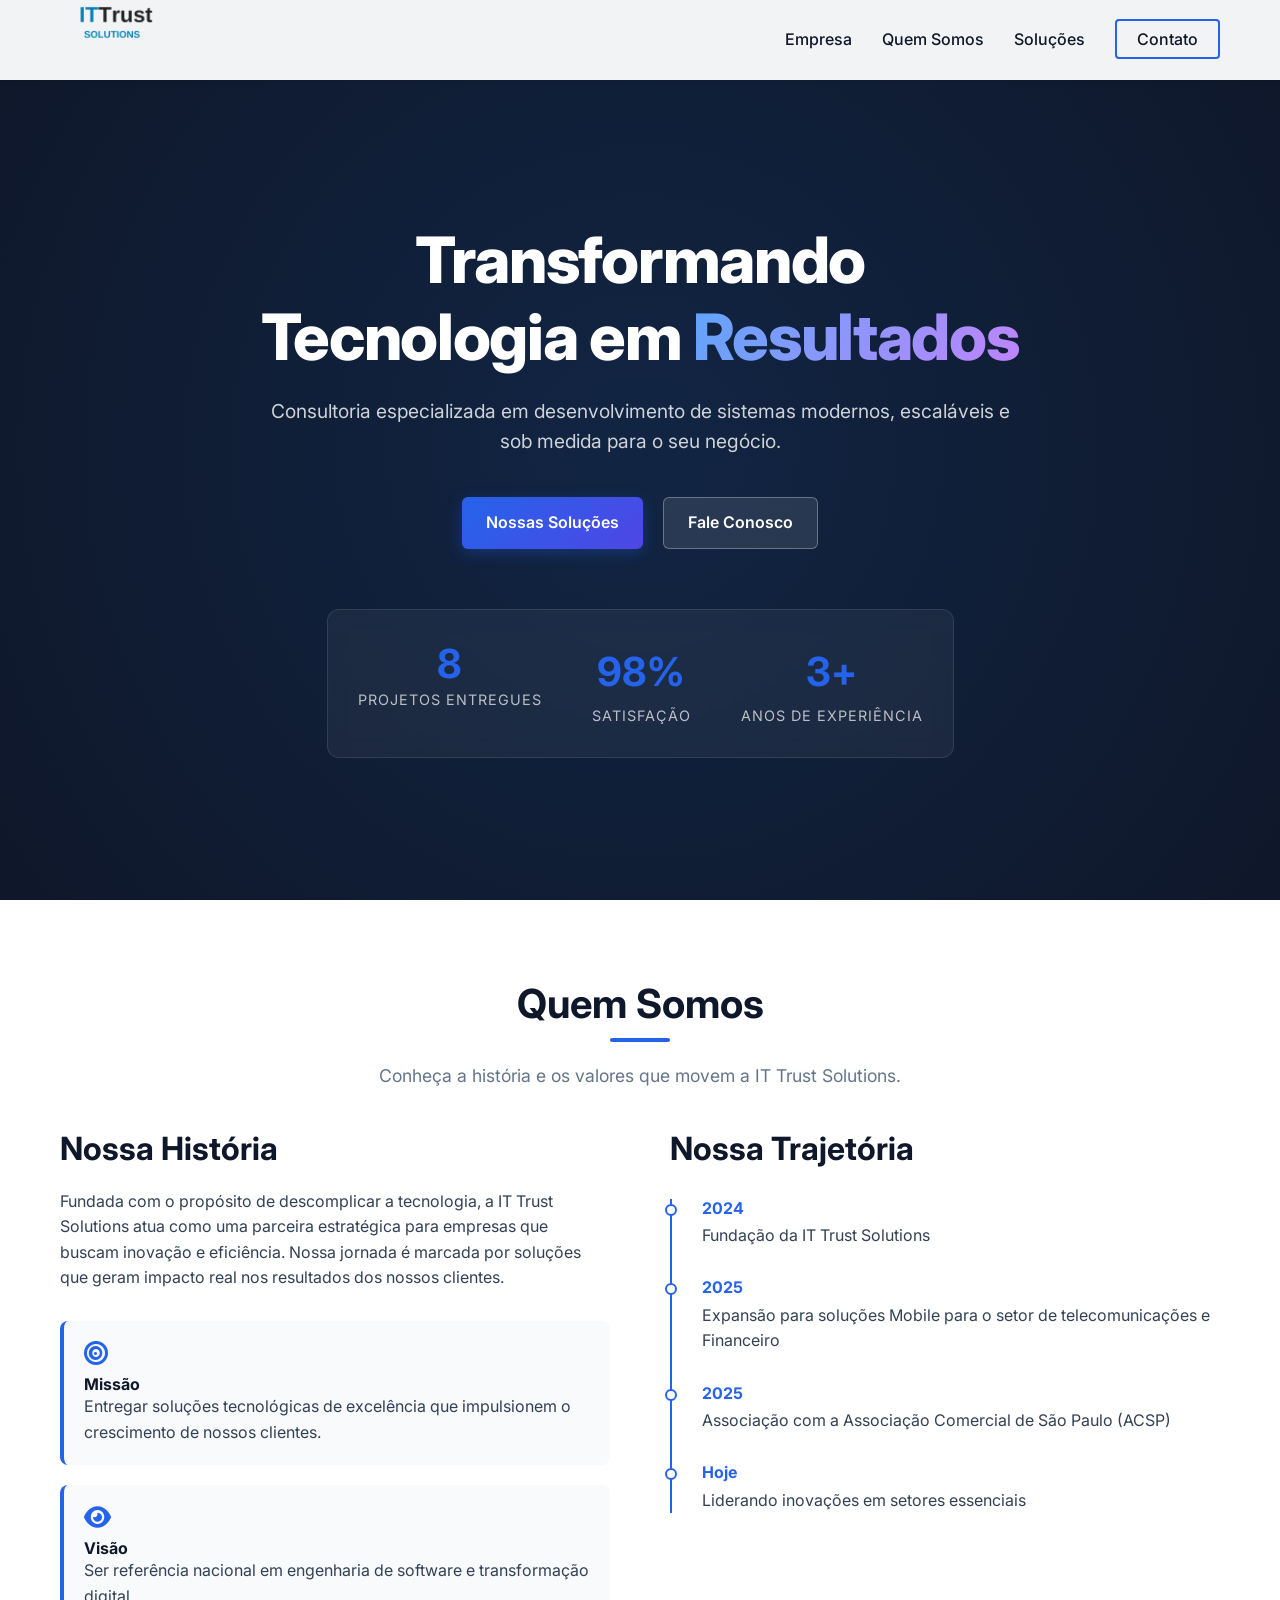
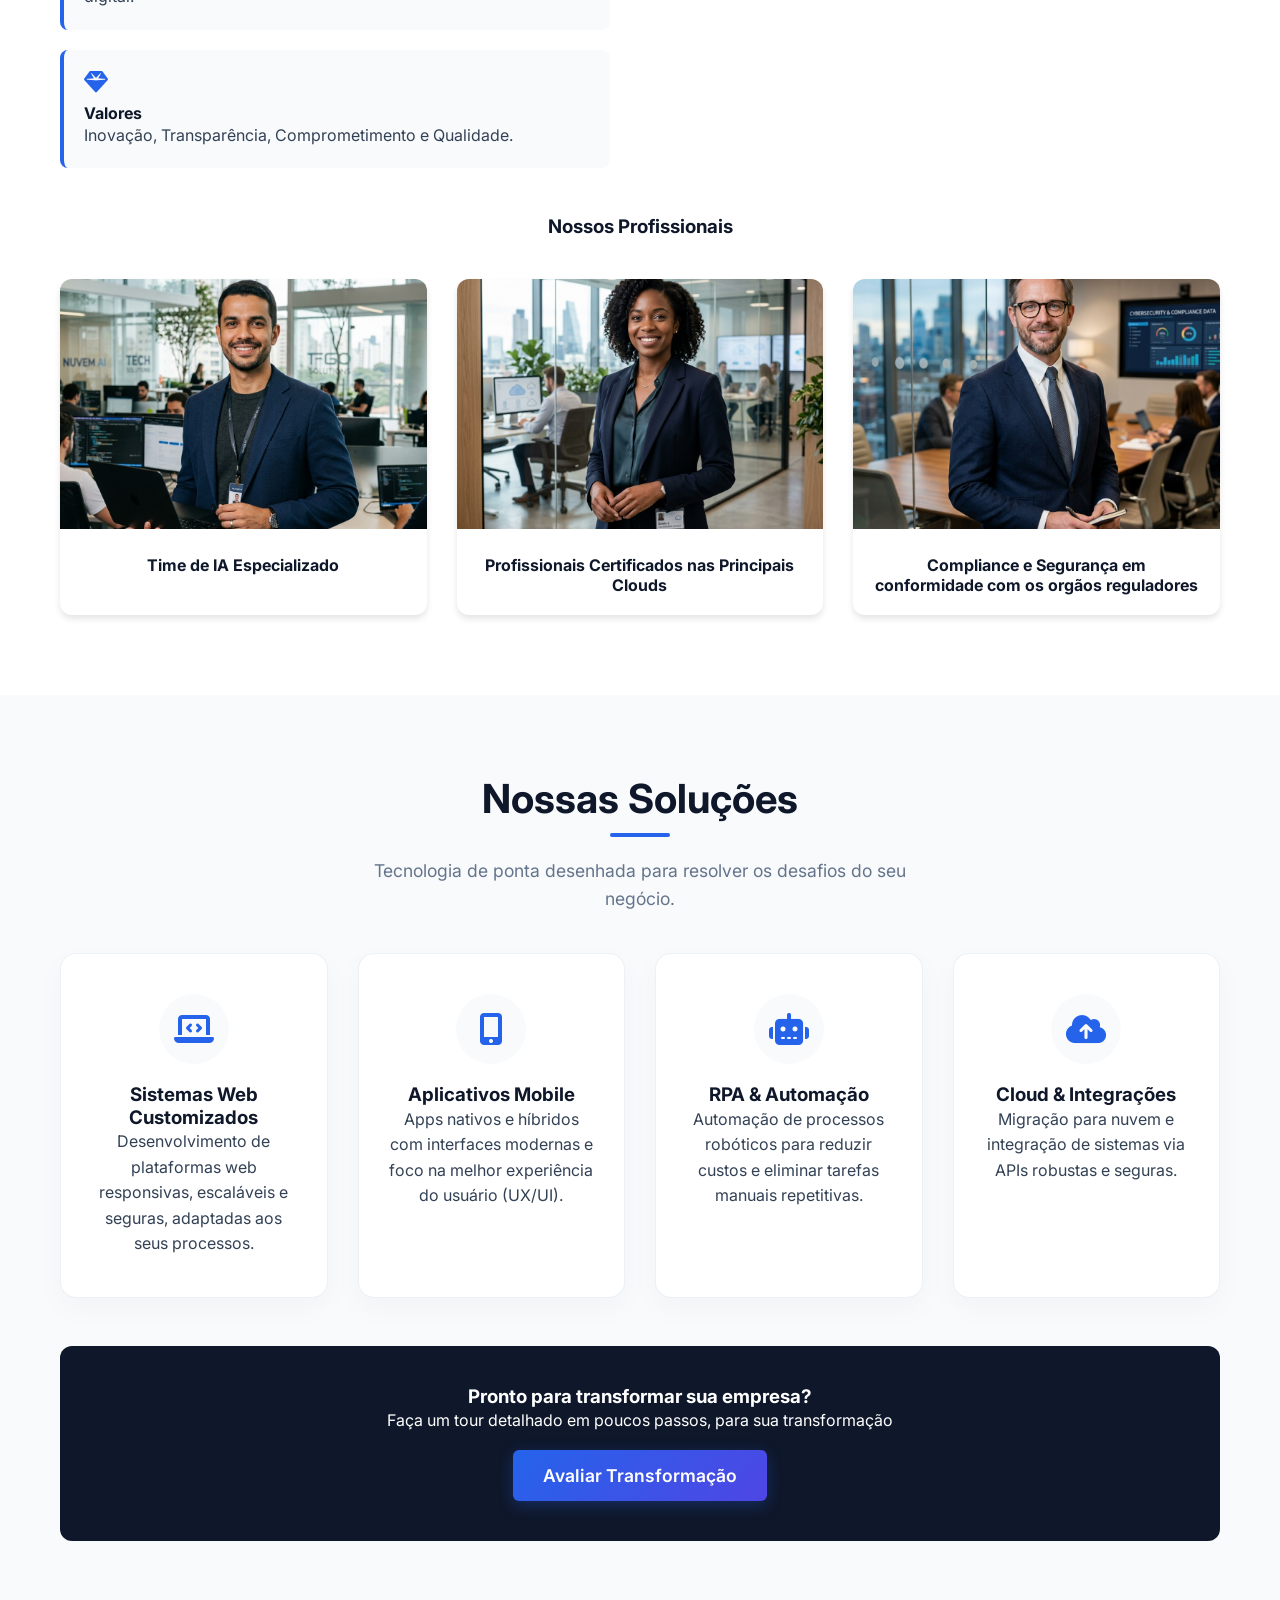
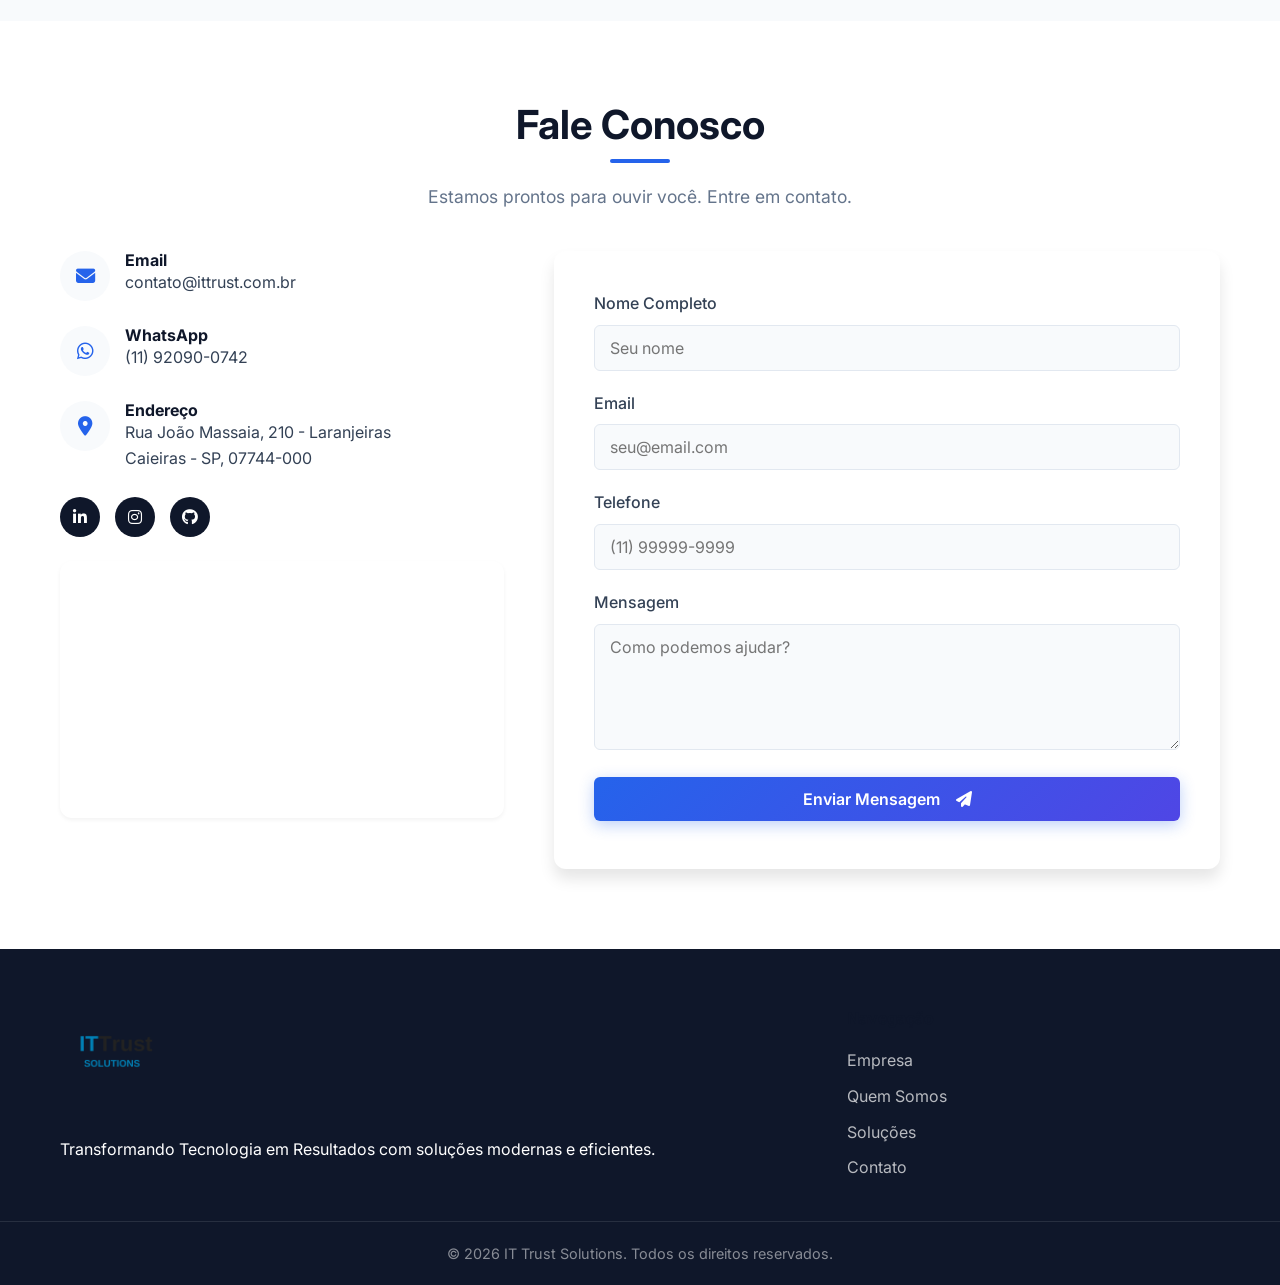
<file: index.html>
<!DOCTYPE html>
<html lang="pt-BR">

<head>
    <!-- Google tag (gtag.js) -->
    <script async src="https://www.googletagmanager.com/gtag/js?id=G-KWF2NR89KL"></script>
    <script>
      window.dataLayer = window.dataLayer || [];
      function gtag(){dataLayer.push(arguments);}
      gtag('js', new Date());

      gtag('config', 'G-KWF2NR89KL');
    </script>

    <meta charset="UTF-8">
    <meta name="viewport" content="width=device-width, initial-scale=1.0">
    <title>IT Trust Solutions | Consultoria de Tecnologia</title>
    <meta name="description"
        content="IT Trust Solutions - Transformando Tecnologia em Resultados. Consultoria de tecnologia com foco em desenvolvimento de sistemas.">

    <!-- Google Fonts -->
    <link rel="preconnect" href="https://fonts.googleapis.com">
    <link rel="preconnect" href="https://fonts.gstatic.com" crossorigin>
    <link href="https://fonts.googleapis.com/css2?family=Inter:wght@300;400;500;600;700;800&display=swap"
        rel="stylesheet">

    <!-- Font Awesome -->
    <link rel="stylesheet" href="https://cdnjs.cloudflare.com/ajax/libs/font-awesome/6.4.0/css/all.min.css">


    <!-- Custom CSS -->
    <link rel="stylesheet" href="style.css">
</head>

<body>
    <!-- Navbar -->
    <nav class="navbar">
        <div class="container nav-container">
            <a href="#empresa" class="logo">
                <img src="assets/logo.png" alt="IT Trust Solutions Logo" style="height: 120px; width: auto; max-height: none; filter: hue-rotate(170deg) brightness(80%) saturate(120%);" onerror="this.style.display='none'">
            </a>

            <div class="menu-toggle" id="mobile-menu">
                <span class="bar"></span>
                <span class="bar"></span>
                <span class="bar"></span>
            </div>

            <ul class="nav-menu">
                <li><a href="#empresa" class="nav-link">Empresa</a></li>
                <li><a href="#sobre" class="nav-link">Quem Somos</a></li>
                <li><a href="#solucoes" class="nav-link">Soluções</a></li>
                <li><a href="#contato" class="nav-link btn-outline">Contato</a></li>
            </ul>
        </div>
    </nav>

    <!-- Header / Hero Section -->
    <header id="empresa" class="hero">
        <div class="particles" id="particles"></div>
        <div class="container hero-content">
            <h1 class="fade-in-up">Transformando Tecnologia em <span class="highlight">Resultados</span></h1>
            <p class="fade-in-up delay-1">Consultoria especializada em desenvolvimento de sistemas modernos, escaláveis
                e sob medida para o seu negócio.</p>
            <div class="hero-buttons fade-in-up delay-2">
                <a href="#solucoes" class="btn btn-primary">Nossas Soluções</a>
                <a href="#contato" class="btn btn-secondary">Fale Conosco</a>
            </div>
        </div>

        <div class="container stats-container fade-in-up delay-3">
            <div class="stat-item">
                <h3 class="counter" data-target="8">0</h3>
                <p>Projetos Entregues</p>
            </div>
            <div class="stat-item">
                <h3 class="counter" data-target="98">0</h3><span>%</span>
                <p>Satisfação</p>
            </div>
            <div class="stat-item">
                <h3 class="counter" data-target="3">0</h3><span>+</span>
                <p>Anos de Experiência</p>
            </div>
        </div>

        <!-- Dynamic Waves -->
        <div class="waves-container">
            <svg class="waves" xmlns="http://www.w3.org/2000/svg" xmlns:xlink="http://www.w3.org/1999/xlink"
                viewBox="0 24 150 28" preserveAspectRatio="none" shape-rendering="auto">
                <defs>
                    <path id="gentle-wave"
                        d="M-160 44c30 0 58-18 88-18s 58 18 88 18 58-18 88-18 58 18 88 18 v44h-352z" />
                </defs>
                <g class="parallax">
                    <use xlink:href="#gentle-wave" x="48" y="0" fill="rgba(255,255,255,0.7)" />
                    <use xlink:href="#gentle-wave" x="48" y="3" fill="rgba(255,255,255,0.5)" />
                    <use xlink:href="#gentle-wave" x="48" y="5" fill="rgba(255,255,255,0.3)" />
                    <use xlink:href="#gentle-wave" x="48" y="7" fill="#ffffff" />
                </g>
            </svg>
        </div>
    </header>

    <!-- Quem Somos -->
    <section id="sobre" class="section">
        <div class="container">
            <div class="section-title text-center">
                <h2>Quem Somos</h2>
                <div class="underline"></div>
                <p>Conheça a história e os valores que movem a IT Trust Solutions.</p>
            </div>

            <div class="about-grid">
                <div class="about-text slide-in-left">
                    <h3>Nossa História</h3>
                    <p>Fundada com o propósito de descomplicar a tecnologia, a IT Trust Solutions atua como uma parceira
                        estratégica para empresas que buscam inovação e eficiência. Nossa jornada é marcada por soluções
                        que geram impacto real nos resultados dos nossos clientes.</p>

                    <div class="mission-vision">
                        <div class="mv-card">
                            <i class="fa-solid fa-bullseye icon-blue"></i>
                            <h4>Missão</h4>
                            <p>Entregar soluções tecnológicas de excelência que impulsionem o crescimento de nossos
                                clientes.</p>
                        </div>
                        <div class="mv-card">
                            <i class="fa-solid fa-eye icon-blue"></i>
                            <h4>Visão</h4>
                            <p>Ser referência nacional em engenharia de software e transformação digital.</p>
                        </div>
                        <div class="mv-card">
                            <i class="fa-solid fa-gem icon-blue"></i>
                            <h4>Valores</h4>
                            <p>Inovação, Transparência, Comprometimento e Qualidade.</p>
                        </div>
                    </div>
                </div>

                <div class="about-timeline slide-in-right">
                    <h3>Nossa Trajetória</h3>
                    <div class="timeline">
                        <div class="timeline-item">
                            <div class="timeline-dot"></div>
                            <div class="timeline-content">
                                <h4>2024</h4>
                                <p>Fundação da IT Trust Solutions</p>
                            </div>
                        </div>
                        <div class="timeline-item">
                            <div class="timeline-dot"></div>
                            <div class="timeline-content">
                                <h4>2025</h4>
                                <p>Expansão para soluções Mobile para o setor de telecomunicações e Financeiro</p>
                            </div>
                        </div>
                        <div class="timeline-item">
                            <div class="timeline-dot"></div>
                            <div class="timeline-content">
                                <h4>2025</h4>
                                <p>Associação com a Associação Comercial de São Paulo (ACSP)</p>
                            </div>
                        </div>
                        <div class="timeline-item">
                            <div class="timeline-dot"></div>
                            <div class="timeline-content">
                                <h4>Hoje</h4>
                                <p>Liderando inovações em setores essenciais</p>
                            </div>
                        </div>
                    </div>
                </div>
            </div>

            <!-- Equipe -->
            <div class="team-section mt-5">
                <h3 class="text-center mb-4">Nossos Profissionais</h3>
                <div class="team-grid">
                    <div class="team-card">
                        <img src="assets/prof_ia_real.jpg"
                            alt="Time de IA Especializado">
                        <div class="team-info">
                            <h4>Time de IA Especializado</h4>
                        </div>
                    </div>
                    <div class="team-card">
                        <img src="assets/prof_cloud_real.jpg"
                            alt="Profissionais Cloud">
                        <div class="team-info">
                            <h4>Profissionais Certificados nas Principais Clouds</h4>
                        </div>
                    </div>
                    <div class="team-card">
                        <img src="assets/prof_security_real.jpg"
                            alt="Compliance e Segurança">
                        <div class="team-info">
                            <h4>Compliance e Segurança em conformidade com os orgãos reguladores</h4>
                        </div>
                    </div>
                </div>
            </div>
        </div>
    </section>

    <!-- Soluções -->
    <section id="solucoes" class="section bg-light">
        <div class="container">
            <div class="section-title text-center">
                <h2>Nossas Soluções</h2>
                <div class="underline"></div>
                <p>Tecnologia de ponta desenhada para resolver os desafios do seu negócio.</p>
            </div>

            <div class="solutions-grid">
                <div class="solution-card">
                    <div class="solution-icon">
                        <i class="fa-solid fa-laptop-code"></i>
                    </div>
                    <h3>Sistemas Web Customizados</h3>
                    <p>Desenvolvimento de plataformas web responsivas, escaláveis e seguras, adaptadas aos seus
                        processos.</p>
                </div>
                <div class="solution-card">
                    <div class="solution-icon">
                        <i class="fa-solid fa-mobile-screen-button"></i>
                    </div>
                    <h3>Aplicativos Mobile</h3>
                    <p>Apps nativos e híbridos com interfaces modernas e foco na melhor experiência do usuário (UX/UI).
                    </p>
                </div>
                <div class="solution-card">
                    <div class="solution-icon">
                        <i class="fa-solid fa-robot"></i>
                    </div>
                    <h3>RPA & Automação</h3>
                    <p>Automação de processos robóticos para reduzir custos e eliminar tarefas manuais repetitivas.</p>
                </div>
                <div class="solution-card">
                    <div class="solution-icon">
                        <i class="fa-solid fa-cloud-arrow-up"></i>
                    </div>
                    <h3>Cloud & Integrações</h3>
                    <p>Migração para nuvem e integração de sistemas via APIs robustas e seguras.</p>
                </div>

            </div>

            <div class="text-center mt-5">
                <div class="cta-box">
                    <h3>Pronto para transformar sua empresa?</h3>
                    <p>Faça um tour detalhado em poucos passos, para sua transformação</p>
                    <button class="btn btn-primary btn-large mt-3" id="btn-open-wizard">Avaliar Transformação</button>
                </div>
            </div>
        </div>
    </section>

    <!-- Contato -->
    <section id="contato" class="section">
        <div class="container">
            <div class="section-title text-center">
                <h2>Fale Conosco</h2>
                <div class="underline"></div>
                <p>Estamos prontos para ouvir você. Entre em contato.</p>
            </div>

            <div class="contact-grid">
                <div class="contact-info">
                    <div class="info-item">
                        <div class="icon-circle">
                            <i class="fa-solid fa-envelope"></i>
                        </div>
                        <div>
                            <h4>Email</h4>
                            <p>contato@ittrust.com.br</p>
                        </div>
                    </div>
                    <div class="info-item">
                        <div class="icon-circle">
                            <i class="fa-brands fa-whatsapp"></i>
                        </div>
                        <div>
                            <h4>WhatsApp</h4>
                            <p><a href="https://wa.me/5511920900742" target="_blank" style="color: inherit; text-decoration: none;">(11) 92090-0742</a></p>
                        </div>
                    </div>
                    <div class="info-item">
                        <div class="icon-circle">
                            <i class="fa-solid fa-location-dot"></i>
                        </div>
                        <div>
                            <h4>Endereço</h4>
                            <p>Rua João Massaia, 210 - Laranjeiras<br>Caieiras - SP, 07744-000</p>
                        </div>
                    </div>

                    <div class="social-links mt-4">
                        <a href="#"><i class="fa-brands fa-linkedin-in"></i></a>
                        <a href="#"><i class="fa-brands fa-instagram"></i></a>
                        <a href="#"><i class="fa-brands fa-github"></i></a>
                    </div>

                    <div class="map-placeholder mt-4"
                        style="overflow:hidden; border-radius:12px; box-shadow: var(--shadow-sm);">
                        <iframe
                            src="https://www.google.com/maps/embed?pb=!1m18!1m12!1m3!1d3657.1486445582236!2d-46.7181316!3d-23.3958282!2m3!1f0!2f0!3f0!3m2!1i1024!2i768!4f13.1!3m3!1m2!1s0x0%3A0x0!2sRua%20Jo%C3%A3o%20Massaia%2C%20210%20-%20Laranjeiras%2C%20Caieiras%20-%20SP%2C%2007744-000!5e0!3m2!1spt-BR!2sbr!4v1715200000000!5m2!1spt-BR!2sbr"
                            width="100%" height="250" style="border:0;" allowfullscreen="" loading="lazy"
                            referrerpolicy="no-referrer-when-downgrade"></iframe>
                    </div>
                </div>

                <div class="contact-form-container">
                    <form id="contact-form" class="form">
                        <div class="form-group">
                            <label for="c_nome">Nome Completo</label>
                            <input type="text" id="c_nome" required placeholder="Seu nome">
                        </div>
                        <div class="form-group">
                            <label for="c_email">Email</label>
                            <input type="email" id="c_email" required placeholder="seu@email.com">
                        </div>
                        <div class="form-group">
                            <label for="c_telefone">Telefone</label>
                            <input type="text" id="c_telefone" required placeholder="(11) 99999-9999"
                                class="phone-mask">
                        </div>
                        <div class="form-group">
                            <label for="c_mensagem">Mensagem</label>
                            <textarea id="c_mensagem" rows="5" required placeholder="Como podemos ajudar?"></textarea>
                        </div>
                        <button type="submit" class="btn btn-primary btn-block">Enviar Mensagem <i
                                class="fa-solid fa-paper-plane ml-2"></i></button>
                        <div id="contact-msg" class="mt-2"></div>
                    </form>
                </div>
            </div>
        </div>
    </section>

    <!-- Footer -->
    <footer class="footer">
        <div class="container footer-content">
            <div class="footer-brand">
                <a href="#empresa" class="logo">
                    <img src="assets/logo.png" alt="IT Trust Solutions Logo" style="height: 120px; width: auto; max-height: none; filter: hue-rotate(170deg) brightness(80%) saturate(120%);" onerror="this.style.display='none'">
                </a>
                <p class="mt-2">Transformando Tecnologia em Resultados com soluções modernas e eficientes.</p>
            </div>
            <div class="footer-links">
                <h4>Navegação</h4>
                <ul>
                    <li><a href="#empresa">Empresa</a></li>
                    <li><a href="#sobre">Quem Somos</a></li>
                    <li><a href="#solucoes">Soluções</a></li>
                    <li><a href="#contato">Contato</a></li>
                </ul>
            </div>
        </div>
        <div class="footer-bottom text-center">
            <p>&copy; 2026 IT Trust Solutions. Todos os direitos reservados.</p>
        </div>
    </footer>

    <!-- WIZARD MODAL -->
    <div class="modal-overlay" id="wizard-modal">
        <div class="modal-content">
            <div class="modal-header">
                <h2>Avaliar Transformação</h2>
                <button class="close-btn" id="close-wizard"><i class="fa-solid fa-xmark"></i></button>
            </div>

            <div class="wizard-container">
                <!-- Progress Bar -->
                <div class="progress-container">
                    <div class="progress-bar" id="progress-bar"></div>
                    <div class="step-circles">
                        <div class="circle active" data-step="1">1</div>
                        <div class="circle" data-step="2">2</div>
                        <div class="circle" data-step="3">3</div>
                        <div class="circle" data-step="4">4</div>
                    </div>
                </div>

                <form id="wizard-form">
                    <!-- STEP 1 -->
                    <div class="step-content active" id="step-1">
                        <h3>1. Dados da Empresa</h3>
                        <div class="form-group">
                            <label for="w_empresa">Nome da Empresa <span class="required">*</span></label>
                            <input type="text" id="w_empresa" required placeholder="Razão Social ou Nome Fantasia">
                        </div>
                        <div class="form-group">
                            <label for="w_cnpj">CNPJ</label>
                            <input type="text" id="w_cnpj" class="cnpj-mask" placeholder="00.000.000/0000-00">
                        </div>
                        <div class="form-group">
                            <label for="w_nome_contato">Nome do Contato <span class="required">*</span></label>
                            <input type="text" id="w_nome_contato" required placeholder="Pessoa responsável">
                        </div>
                        <div class="form-group">
                            <label for="w_celular">Celular</label>
                            <input type="text" id="w_celular" class="phone-mask" placeholder="(00) 00000-0000">
                        </div>
                        <div class="wizard-actions">
                            <div></div>
                            <button type="button" class="btn btn-primary btn-next">Avançar <i
                                    class="fa-solid fa-arrow-right"></i></button>
                        </div>
                    </div>

                    <!-- STEP 2 -->
                    <div class="step-content" id="step-2">
                        <h3>2. Segmento e Necessidade</h3>
                        <div class="form-group">
                            <label for="w_segmento">Segmento da Empresa</label>
                            <select id="w_segmento">
                                <option value="">Selecione um segmento</option>
                                <option value="Varejo">Varejo</option>
                                <option value="Indústria">Indústria</option>
                                <option value="Saúde">Saúde</option>
                                <option value="Educação">Educação</option>
                                <option value="Financeiro">Financeiro</option>
                                <option value="Logística">Logística</option>
                                <option value="Agronegócio">Agronegócio</option>
                                <option value="Serviços">Serviços</option>
                                <option value="Tecnologia">Tecnologia</option>
                                <option value="Outro">Outro</option>
                            </select>
                        </div>
                        <div class="form-group">
                            <label for="w_problema">Descreva o problema a ser resolvido ou objetivo do sistema <span
                                    class="required">*</span></label>
                            <textarea id="w_problema" rows="4" minlength="100" required
                                placeholder="Detalhe a necessidade principal. (Mínimo 100 caracteres)"></textarea>
                            <small class="char-counter"><span id="char-count">0</span> / Mín. 100</small>
                        </div>
                        <div class="wizard-actions">
                            <button type="button" class="btn btn-outline btn-prev"><i
                                    class="fa-solid fa-arrow-left"></i> Voltar</button>
                            <button type="button" class="btn btn-primary btn-next">Avançar <i
                                    class="fa-solid fa-arrow-right"></i></button>
                        </div>
                    </div>

                    <!-- STEP 3 -->
                    <div class="step-content" id="step-3">
                        <h3>3. Detalhes do Sistema</h3>
                        <div class="form-group">
                            <label for="w_funcionalidades">Descreva os campos e funcionalidades do sistema
                                proposto</label>
                            <textarea id="w_funcionalidades" rows="4"
                                placeholder="Ex: Cadastro de clientes, controle de estoque, emissão de nf..."></textarea>
                        </div>
                        <div class="form-group">
                            <label for="w_regras">Regras de negócio e módulos do sistema</label>
                            <textarea id="w_regras" rows="4"
                                placeholder="Ex: O estoque não pode ficar negativo, comissionamento de 5%..."></textarea>
                        </div>
                        <div class="wizard-actions">
                            <button type="button" class="btn btn-outline btn-prev"><i
                                    class="fa-solid fa-arrow-left"></i> Voltar</button>
                            <button type="button" class="btn btn-primary btn-next">Avançar <i
                                    class="fa-solid fa-arrow-right"></i></button>
                        </div>
                    </div>

                    <!-- STEP 4 -->
                    <div class="step-content" id="step-4">
                        <h3>4. Tipo de Solução e Confirmação</h3>
                        <div class="form-group checkbox-group">
                            <label class="custom-checkbox">
                                <input type="checkbox" id="w_dashboard">
                                <span class="checkmark"></span>
                                O sistema terá Dashboard/relatórios?
                            </label>
                        </div>

                        <div class="form-group">
                            <label>Tipos de Solução (selecione 1 ou mais):</label>
                            <div class="checkbox-list">
                                <label class="custom-checkbox">
                                    <input type="checkbox" name="w_tipo_solucao" value="Sistema Web">
                                    <span class="checkmark"></span>
                                    Sistema Web
                                </label>
                                <label class="custom-checkbox">
                                    <input type="checkbox" name="w_tipo_solucao" value="Aplicativo Mobile">
                                    <span class="checkmark"></span>
                                    Aplicativo Mobile
                                </label>
                                <label class="custom-checkbox">
                                    <input type="checkbox" name="w_tipo_solucao" value="RPA/Automação">
                                    <span class="checkmark"></span>
                                    RPA/Automação
                                </label>
                            </div>
                        </div>

                        <!-- Summary -->
                        <div class="wizard-summary mt-4">
                            <h4>Resumo do Pedido</h4>
                            <div id="summary-content" class="summary-box">
                                <!-- Populated via JS -->
                            </div>
                        </div>

                        <div class="form-group checkbox-group mt-3">
                            <label class="custom-checkbox">
                                <input type="checkbox" id="w_confirmo" required>
                                <span class="checkmark"></span>
                                Li e confirmo todas as informações acima <span class="required">*</span>
                            </label>
                        </div>

                        <div id="wizard-error" class="text-danger mb-2" style="display: none;"></div>

                        <div class="wizard-actions">
                            <button type="button" class="btn btn-outline btn-prev"><i
                                    class="fa-solid fa-arrow-left"></i> Voltar</button>
                            <button type="submit" class="btn btn-success" id="btn-submit-wizard">Aceitar e Gerar
                                Proposta <i class="fa-solid fa-check"></i></button>
                        </div>
                    </div>

                    <!-- SUCCESS STATE -->
                    <div class="step-content text-center py-5" id="step-success">
                        <div class="success-icon mb-3">
                            <i class="fa-regular fa-circle-check"
                                style="font-size: 4rem; color: var(--success-color);"></i>
                        </div>
                        <h3>Proposta Solicitada com Sucesso!</h3>
                        <p>Recebemos suas informações. Seu número de protocolo é:</p>
                        <div class="protocol-box my-3"
                            style="font-size: 1.5rem; font-weight: bold; background: var(--bg-light); padding: 1rem; border-radius: 8px;">
                            <strong id="protocol-number">---</strong>
                        </div>
                        <p>Nossa equipe analisará os dados e entrará em contato em breve.</p>
                        <button type="button" class="btn btn-primary mt-4" id="btn-finish-wizard">Fechar</button>
                    </div>

                </form>
            </div>
        </div>
    </div>

    <!-- Scripts -->
    <script src="app.js?v=20261023_0905"></script>
</body>

</html>
</file>
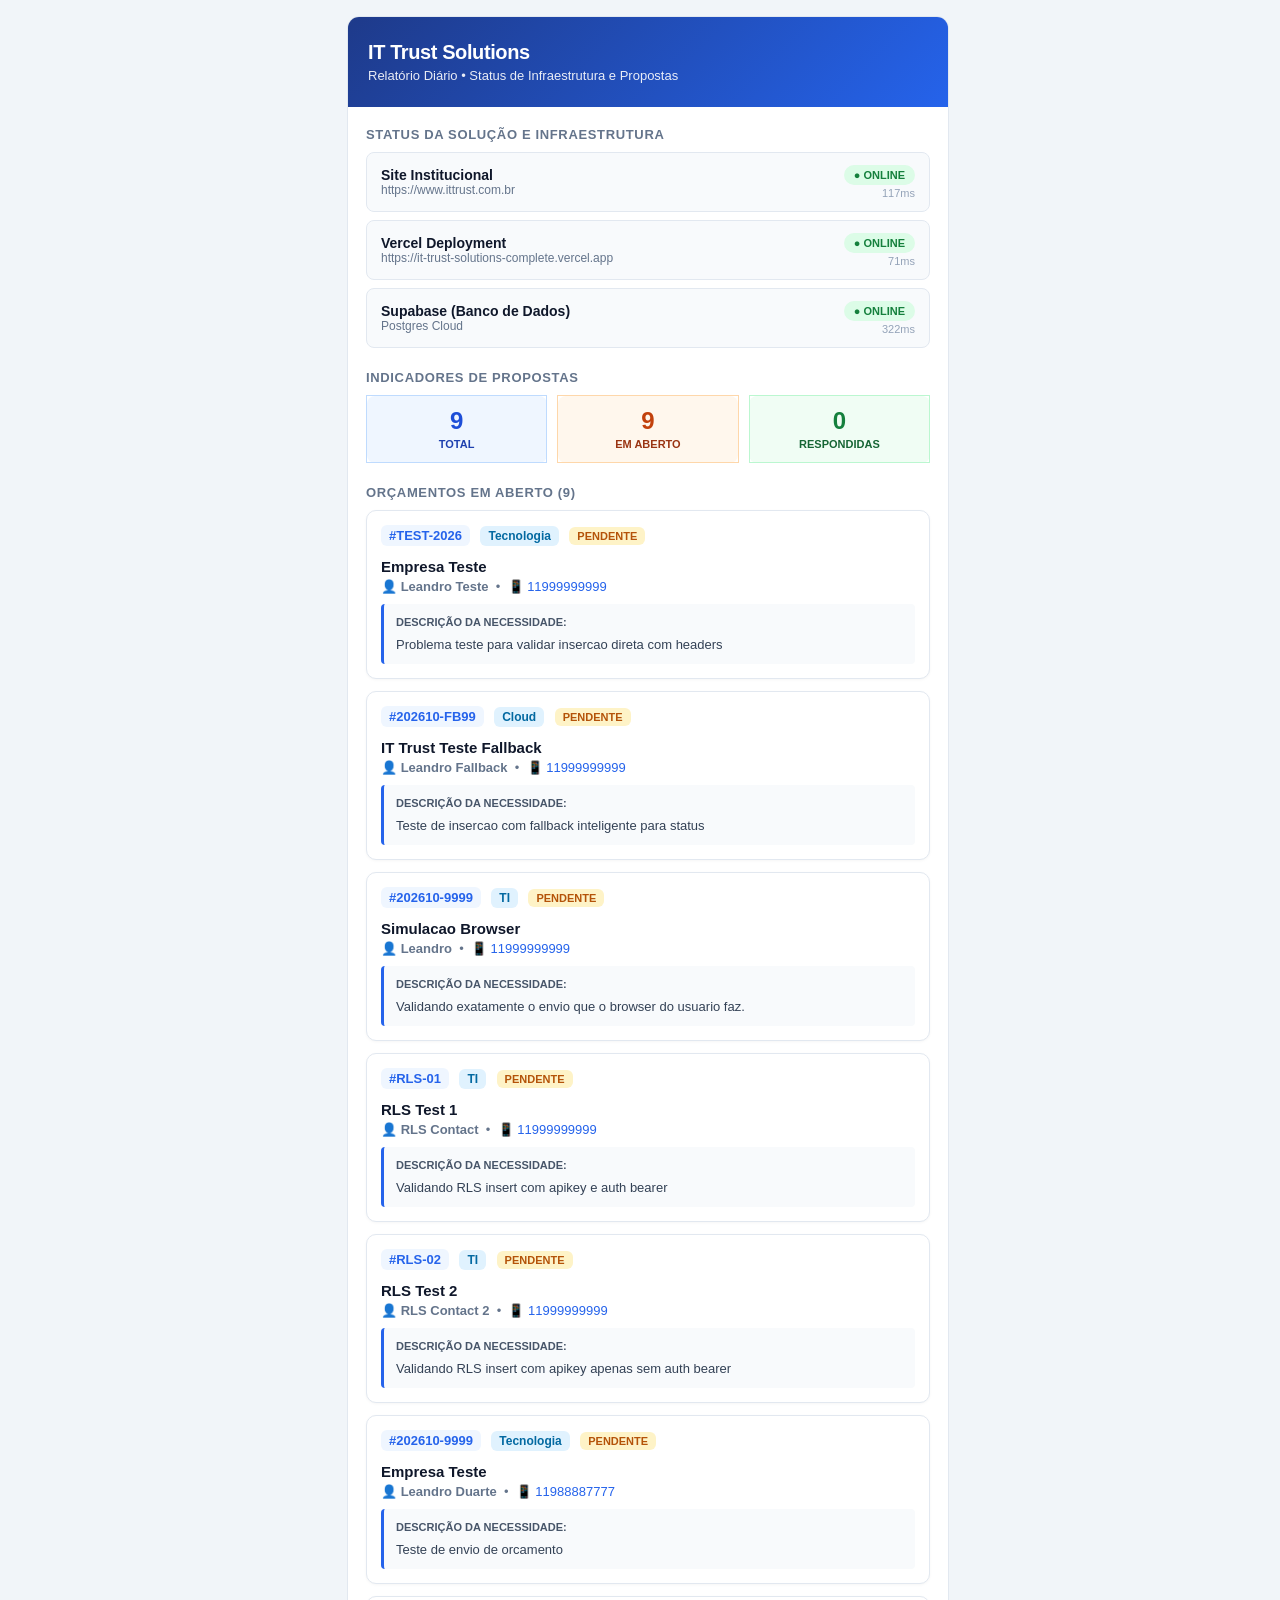
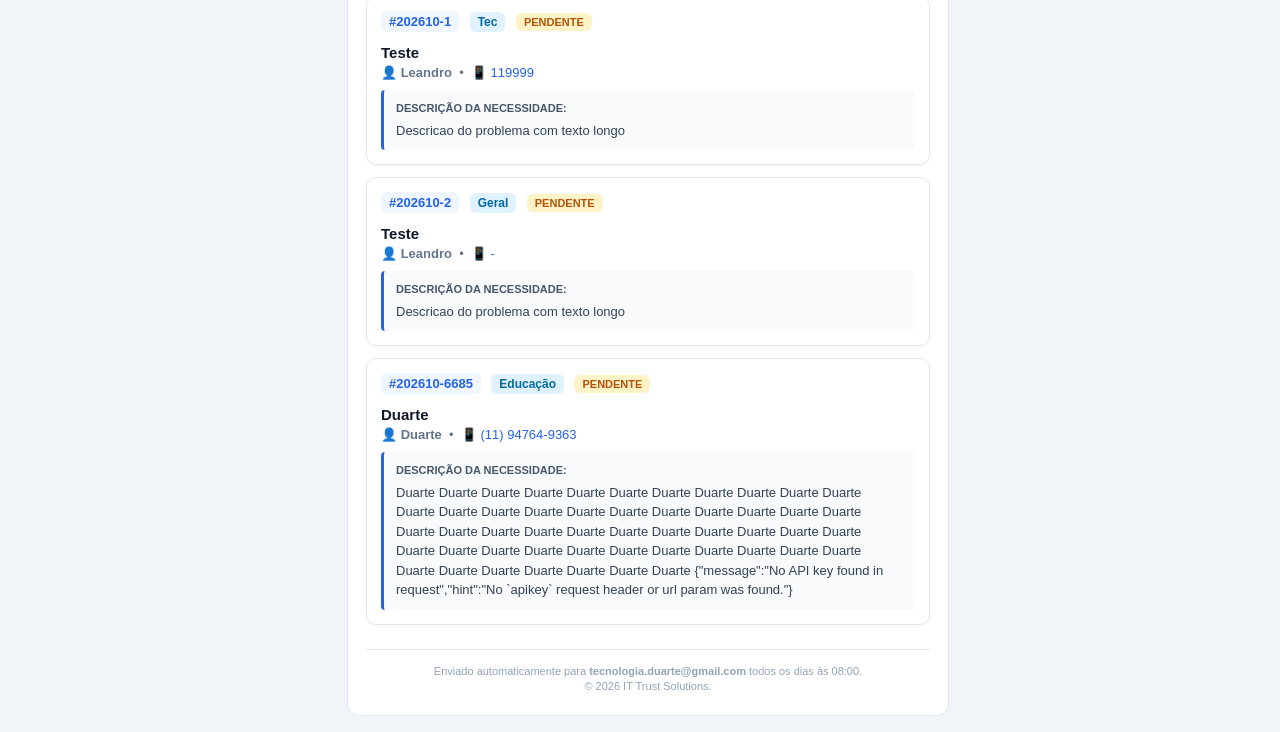
<file: email-preview.html>
<!DOCTYPE html>
  <html lang="pt-BR">
  <head>
    <meta charset="utf-8">
    <meta name="viewport" content="width=device-width, initial-scale=1.0">
    <meta name="color-scheme" content="light">
    <title>Status Diário - IT Trust Solutions</title>
    <style>
      body {
        margin: 0;
        padding: 0;
        background-color: #f1f5f9;
        font-family: -apple-system, BlinkMacSystemFont, 'Segoe UI', Roboto, Helvetica, Arial, sans-serif;
        -webkit-text-size-adjust: 100%;
      }
      .wrapper {
        width: 100%;
        table-layout: fixed;
        background-color: #f1f5f9;
        padding: 16px 8px;
      }
      .container {
        max-width: 600px;
        margin: 0 auto;
        background: #ffffff;
        border-radius: 12px;
        overflow: hidden;
        border: 1px solid #e2e8f0;
      }
      @media only screen and (max-width: 480px) {
        .wrapper {
          padding: 8px 4px !important;
        }
        .container {
          border-radius: 8px !important;
        }
        .header-content {
          padding: 20px 16px !important;
        }
        .body-content {
          padding: 16px 12px !important;
        }
        .kpi-col {
          display: block !important;
          width: 100% !important;
          margin-bottom: 8px !important;
          box-sizing: border-box !important;
        }
        .kpi-spacer {
          display: none !important;
        }
      }
    </style>
  </head>
  <body>
    <div class="wrapper">
      <div class="container">
        
        <!-- Header -->
        <div class="header-content" style="background: linear-gradient(135deg, #1e3a8a, #2563eb); padding: 24px 20px; color: #ffffff;">
          <h1 style="margin: 0; font-size: 20px; font-weight: 800; letter-spacing: -0.02em;">IT Trust Solutions</h1>
          <p style="margin: 4px 0 0 0; opacity: 0.9; font-size: 13px;">Relatório Diário • Status de Infraestrutura e Propostas</p>
        </div>

        <div class="body-content" style="padding: 20px 18px;">
          
          <!-- Seção Infraestrutura -->
          <div style="font-size: 13px; font-weight: 700; text-transform: uppercase; letter-spacing: 0.05em; color: #64748b; margin-bottom: 10px;">
            Status da Solução e Infraestrutura
          </div>
          <div style="margin-bottom: 22px;">
            
    <div style="padding: 12px 14px; background: #f8fafc; border-radius: 8px; border: 1px solid #e2e8f0; margin-bottom: 8px;">
      <table role="presentation" width="100%" cellpadding="0" cellspacing="0" style="border-collapse: collapse;">
        <tr>
          <td style="vertical-align: middle;">
            <div style="color: #0f172a; font-size: 14px; font-weight: 700;">Site Institucional</div>
            <div style="font-size: 12px; color: #64748b; word-break: break-all;">https://www.ittrust.com.br</div>
          </td>
          <td style="vertical-align: middle; text-align: right; white-space: nowrap; padding-left: 10px;">
            <span style="display: inline-block; padding: 4px 10px; border-radius: 9999px; font-size: 11px; font-weight: 700; background: #dcfce7; color: #15803d;">
              ● ONLINE
            </span>
            <div style="font-size: 11px; color: #94a3b8; margin-top: 2px;">117ms</div>
          </td>
        </tr>
      </table>
    </div>
  
    <div style="padding: 12px 14px; background: #f8fafc; border-radius: 8px; border: 1px solid #e2e8f0; margin-bottom: 8px;">
      <table role="presentation" width="100%" cellpadding="0" cellspacing="0" style="border-collapse: collapse;">
        <tr>
          <td style="vertical-align: middle;">
            <div style="color: #0f172a; font-size: 14px; font-weight: 700;">Vercel Deployment</div>
            <div style="font-size: 12px; color: #64748b; word-break: break-all;">https://it-trust-solutions-complete.vercel.app</div>
          </td>
          <td style="vertical-align: middle; text-align: right; white-space: nowrap; padding-left: 10px;">
            <span style="display: inline-block; padding: 4px 10px; border-radius: 9999px; font-size: 11px; font-weight: 700; background: #dcfce7; color: #15803d;">
              ● ONLINE
            </span>
            <div style="font-size: 11px; color: #94a3b8; margin-top: 2px;">71ms</div>
          </td>
        </tr>
      </table>
    </div>
  
    <div style="padding: 12px 14px; background: #f8fafc; border-radius: 8px; border: 1px solid #e2e8f0; margin-bottom: 8px;">
      <table role="presentation" width="100%" cellpadding="0" cellspacing="0" style="border-collapse: collapse;">
        <tr>
          <td style="vertical-align: middle;">
            <div style="color: #0f172a; font-size: 14px; font-weight: 700;">Supabase (Banco de Dados)</div>
            <div style="font-size: 12px; color: #64748b; word-break: break-all;">Postgres Cloud</div>
          </td>
          <td style="vertical-align: middle; text-align: right; white-space: nowrap; padding-left: 10px;">
            <span style="display: inline-block; padding: 4px 10px; border-radius: 9999px; font-size: 11px; font-weight: 700; background: #dcfce7; color: #15803d;">
              ● ONLINE
            </span>
            <div style="font-size: 11px; color: #94a3b8; margin-top: 2px;">322ms</div>
          </td>
        </tr>
      </table>
    </div>
  
          </div>

          <!-- Seção Indicadores de Propostas -->
          <div style="font-size: 13px; font-weight: 700; text-transform: uppercase; letter-spacing: 0.05em; color: #64748b; margin-bottom: 10px;">
            Indicadores de Propostas
          </div>

          <table role="presentation" width="100%" cellpadding="0" cellspacing="0" style="border-collapse: collapse; margin-bottom: 22px;">
            <tr>
              <td class="kpi-col" style="padding: 12px; background: #eff6ff; border-radius: 8px; text-align: center; border: 1px solid #bfdbfe; width: 32%;">
                <div style="font-size: 24px; font-weight: 800; color: #1d4ed8; line-height: 1.1;">9</div>
                <div style="font-size: 11px; color: #1e40af; font-weight: 700; text-transform: uppercase; margin-top: 4px;">Total</div>
              </td>
              <td class="kpi-spacer" style="width: 2%;"></td>
              <td class="kpi-col" style="padding: 12px; background: #fff7ed; border-radius: 8px; text-align: center; border: 1px solid #fed7aa; width: 32%;">
                <div style="font-size: 24px; font-weight: 800; color: #c2410c; line-height: 1.1;">9</div>
                <div style="font-size: 11px; color: #9a3412; font-weight: 700; text-transform: uppercase; margin-top: 4px;">Em Aberto</div>
              </td>
              <td class="kpi-spacer" style="width: 2%;"></td>
              <td class="kpi-col" style="padding: 12px; background: #f0fdf4; border-radius: 8px; text-align: center; border: 1px solid #bbf7d0; width: 32%;">
                <div style="font-size: 24px; font-weight: 800; color: #15803d; line-height: 1.1;">0</div>
                <div style="font-size: 11px; color: #166534; font-weight: 700; text-transform: uppercase; margin-top: 4px;">Respondidas</div>
              </td>
            </tr>
          </table>

          <!-- Seção Lista de Orçamentos -->
          <div style="font-size: 13px; font-weight: 700; text-transform: uppercase; letter-spacing: 0.05em; color: #64748b; margin-bottom: 10px;">
            Orçamentos em Aberto (9)
          </div>
          <div style="margin-bottom: 16px;">
            
    <div style="background: #ffffff; border: 1px solid #e2e8f0; border-radius: 10px; padding: 14px; margin-bottom: 12px; box-shadow: 0 1px 3px rgba(0,0,0,0.04);">
      <div style="margin-bottom: 8px;">
        <span style="font-weight: 700; color: #2563eb; font-size: 13px; background: #eff6ff; padding: 3px 8px; border-radius: 6px; display: inline-block; margin-right: 6px; margin-bottom: 4px;">#TEST-2026</span>
        <span style="background: #e0f2fe; color: #0369a1; padding: 3px 8px; border-radius: 6px; font-size: 12px; font-weight: 600; display: inline-block; margin-right: 6px; margin-bottom: 4px;">Tecnologia</span>
        <span style="background: #fef3c7; color: #b45309; padding: 3px 8px; border-radius: 6px; font-size: 11px; font-weight: 700; display: inline-block; margin-bottom: 4px;">PENDENTE</span>
      </div>
      <div style="font-size: 15px; font-weight: 700; color: #0f172a; margin-bottom: 4px;">Empresa Teste</div>
      <div style="font-size: 13px; color: #64748b; margin-bottom: 10px;">
        👤 <strong>Leandro Teste</strong> &nbsp;•&nbsp; 📱 <a href="tel:11999999999" style="color: #2563eb; text-decoration: none;">11999999999</a>
      </div>
      <div style="background: #f8fafc; border-left: 3px solid #2563eb; padding: 10px 12px; border-radius: 4px; font-size: 13px; color: #334155; line-height: 1.5; word-break: break-word;">
        <div style="font-weight: 600; color: #475569; font-size: 11px; text-transform: uppercase; margin-bottom: 4px;">Descrição da Necessidade:</div>
        Problema teste para validar insercao direta com headers
      </div>
    </div>
  
    <div style="background: #ffffff; border: 1px solid #e2e8f0; border-radius: 10px; padding: 14px; margin-bottom: 12px; box-shadow: 0 1px 3px rgba(0,0,0,0.04);">
      <div style="margin-bottom: 8px;">
        <span style="font-weight: 700; color: #2563eb; font-size: 13px; background: #eff6ff; padding: 3px 8px; border-radius: 6px; display: inline-block; margin-right: 6px; margin-bottom: 4px;">#202610-FB99</span>
        <span style="background: #e0f2fe; color: #0369a1; padding: 3px 8px; border-radius: 6px; font-size: 12px; font-weight: 600; display: inline-block; margin-right: 6px; margin-bottom: 4px;">Cloud</span>
        <span style="background: #fef3c7; color: #b45309; padding: 3px 8px; border-radius: 6px; font-size: 11px; font-weight: 700; display: inline-block; margin-bottom: 4px;">PENDENTE</span>
      </div>
      <div style="font-size: 15px; font-weight: 700; color: #0f172a; margin-bottom: 4px;">IT Trust Teste Fallback</div>
      <div style="font-size: 13px; color: #64748b; margin-bottom: 10px;">
        👤 <strong>Leandro Fallback</strong> &nbsp;•&nbsp; 📱 <a href="tel:11999999999" style="color: #2563eb; text-decoration: none;">11999999999</a>
      </div>
      <div style="background: #f8fafc; border-left: 3px solid #2563eb; padding: 10px 12px; border-radius: 4px; font-size: 13px; color: #334155; line-height: 1.5; word-break: break-word;">
        <div style="font-weight: 600; color: #475569; font-size: 11px; text-transform: uppercase; margin-bottom: 4px;">Descrição da Necessidade:</div>
        Teste de insercao com fallback inteligente para status
      </div>
    </div>
  
    <div style="background: #ffffff; border: 1px solid #e2e8f0; border-radius: 10px; padding: 14px; margin-bottom: 12px; box-shadow: 0 1px 3px rgba(0,0,0,0.04);">
      <div style="margin-bottom: 8px;">
        <span style="font-weight: 700; color: #2563eb; font-size: 13px; background: #eff6ff; padding: 3px 8px; border-radius: 6px; display: inline-block; margin-right: 6px; margin-bottom: 4px;">#202610-9999</span>
        <span style="background: #e0f2fe; color: #0369a1; padding: 3px 8px; border-radius: 6px; font-size: 12px; font-weight: 600; display: inline-block; margin-right: 6px; margin-bottom: 4px;">TI</span>
        <span style="background: #fef3c7; color: #b45309; padding: 3px 8px; border-radius: 6px; font-size: 11px; font-weight: 700; display: inline-block; margin-bottom: 4px;">PENDENTE</span>
      </div>
      <div style="font-size: 15px; font-weight: 700; color: #0f172a; margin-bottom: 4px;">Simulacao Browser</div>
      <div style="font-size: 13px; color: #64748b; margin-bottom: 10px;">
        👤 <strong>Leandro</strong> &nbsp;•&nbsp; 📱 <a href="tel:11999999999" style="color: #2563eb; text-decoration: none;">11999999999</a>
      </div>
      <div style="background: #f8fafc; border-left: 3px solid #2563eb; padding: 10px 12px; border-radius: 4px; font-size: 13px; color: #334155; line-height: 1.5; word-break: break-word;">
        <div style="font-weight: 600; color: #475569; font-size: 11px; text-transform: uppercase; margin-bottom: 4px;">Descrição da Necessidade:</div>
        Validando exatamente o envio que o browser do usuario faz.
      </div>
    </div>
  
    <div style="background: #ffffff; border: 1px solid #e2e8f0; border-radius: 10px; padding: 14px; margin-bottom: 12px; box-shadow: 0 1px 3px rgba(0,0,0,0.04);">
      <div style="margin-bottom: 8px;">
        <span style="font-weight: 700; color: #2563eb; font-size: 13px; background: #eff6ff; padding: 3px 8px; border-radius: 6px; display: inline-block; margin-right: 6px; margin-bottom: 4px;">#RLS-01</span>
        <span style="background: #e0f2fe; color: #0369a1; padding: 3px 8px; border-radius: 6px; font-size: 12px; font-weight: 600; display: inline-block; margin-right: 6px; margin-bottom: 4px;">TI</span>
        <span style="background: #fef3c7; color: #b45309; padding: 3px 8px; border-radius: 6px; font-size: 11px; font-weight: 700; display: inline-block; margin-bottom: 4px;">PENDENTE</span>
      </div>
      <div style="font-size: 15px; font-weight: 700; color: #0f172a; margin-bottom: 4px;">RLS Test 1</div>
      <div style="font-size: 13px; color: #64748b; margin-bottom: 10px;">
        👤 <strong>RLS Contact</strong> &nbsp;•&nbsp; 📱 <a href="tel:11999999999" style="color: #2563eb; text-decoration: none;">11999999999</a>
      </div>
      <div style="background: #f8fafc; border-left: 3px solid #2563eb; padding: 10px 12px; border-radius: 4px; font-size: 13px; color: #334155; line-height: 1.5; word-break: break-word;">
        <div style="font-weight: 600; color: #475569; font-size: 11px; text-transform: uppercase; margin-bottom: 4px;">Descrição da Necessidade:</div>
        Validando RLS insert com apikey e auth bearer
      </div>
    </div>
  
    <div style="background: #ffffff; border: 1px solid #e2e8f0; border-radius: 10px; padding: 14px; margin-bottom: 12px; box-shadow: 0 1px 3px rgba(0,0,0,0.04);">
      <div style="margin-bottom: 8px;">
        <span style="font-weight: 700; color: #2563eb; font-size: 13px; background: #eff6ff; padding: 3px 8px; border-radius: 6px; display: inline-block; margin-right: 6px; margin-bottom: 4px;">#RLS-02</span>
        <span style="background: #e0f2fe; color: #0369a1; padding: 3px 8px; border-radius: 6px; font-size: 12px; font-weight: 600; display: inline-block; margin-right: 6px; margin-bottom: 4px;">TI</span>
        <span style="background: #fef3c7; color: #b45309; padding: 3px 8px; border-radius: 6px; font-size: 11px; font-weight: 700; display: inline-block; margin-bottom: 4px;">PENDENTE</span>
      </div>
      <div style="font-size: 15px; font-weight: 700; color: #0f172a; margin-bottom: 4px;">RLS Test 2</div>
      <div style="font-size: 13px; color: #64748b; margin-bottom: 10px;">
        👤 <strong>RLS Contact 2</strong> &nbsp;•&nbsp; 📱 <a href="tel:11999999999" style="color: #2563eb; text-decoration: none;">11999999999</a>
      </div>
      <div style="background: #f8fafc; border-left: 3px solid #2563eb; padding: 10px 12px; border-radius: 4px; font-size: 13px; color: #334155; line-height: 1.5; word-break: break-word;">
        <div style="font-weight: 600; color: #475569; font-size: 11px; text-transform: uppercase; margin-bottom: 4px;">Descrição da Necessidade:</div>
        Validando RLS insert com apikey apenas sem auth bearer
      </div>
    </div>
  
    <div style="background: #ffffff; border: 1px solid #e2e8f0; border-radius: 10px; padding: 14px; margin-bottom: 12px; box-shadow: 0 1px 3px rgba(0,0,0,0.04);">
      <div style="margin-bottom: 8px;">
        <span style="font-weight: 700; color: #2563eb; font-size: 13px; background: #eff6ff; padding: 3px 8px; border-radius: 6px; display: inline-block; margin-right: 6px; margin-bottom: 4px;">#202610-9999</span>
        <span style="background: #e0f2fe; color: #0369a1; padding: 3px 8px; border-radius: 6px; font-size: 12px; font-weight: 600; display: inline-block; margin-right: 6px; margin-bottom: 4px;">Tecnologia</span>
        <span style="background: #fef3c7; color: #b45309; padding: 3px 8px; border-radius: 6px; font-size: 11px; font-weight: 700; display: inline-block; margin-bottom: 4px;">PENDENTE</span>
      </div>
      <div style="font-size: 15px; font-weight: 700; color: #0f172a; margin-bottom: 4px;">Empresa Teste</div>
      <div style="font-size: 13px; color: #64748b; margin-bottom: 10px;">
        👤 <strong>Leandro Duarte</strong> &nbsp;•&nbsp; 📱 <a href="tel:11988887777" style="color: #2563eb; text-decoration: none;">11988887777</a>
      </div>
      <div style="background: #f8fafc; border-left: 3px solid #2563eb; padding: 10px 12px; border-radius: 4px; font-size: 13px; color: #334155; line-height: 1.5; word-break: break-word;">
        <div style="font-weight: 600; color: #475569; font-size: 11px; text-transform: uppercase; margin-bottom: 4px;">Descrição da Necessidade:</div>
        Teste de envio de orcamento
      </div>
    </div>
  
    <div style="background: #ffffff; border: 1px solid #e2e8f0; border-radius: 10px; padding: 14px; margin-bottom: 12px; box-shadow: 0 1px 3px rgba(0,0,0,0.04);">
      <div style="margin-bottom: 8px;">
        <span style="font-weight: 700; color: #2563eb; font-size: 13px; background: #eff6ff; padding: 3px 8px; border-radius: 6px; display: inline-block; margin-right: 6px; margin-bottom: 4px;">#202610-1</span>
        <span style="background: #e0f2fe; color: #0369a1; padding: 3px 8px; border-radius: 6px; font-size: 12px; font-weight: 600; display: inline-block; margin-right: 6px; margin-bottom: 4px;">Tec</span>
        <span style="background: #fef3c7; color: #b45309; padding: 3px 8px; border-radius: 6px; font-size: 11px; font-weight: 700; display: inline-block; margin-bottom: 4px;">PENDENTE</span>
      </div>
      <div style="font-size: 15px; font-weight: 700; color: #0f172a; margin-bottom: 4px;">Teste</div>
      <div style="font-size: 13px; color: #64748b; margin-bottom: 10px;">
        👤 <strong>Leandro</strong> &nbsp;•&nbsp; 📱 <a href="tel:119999" style="color: #2563eb; text-decoration: none;">119999</a>
      </div>
      <div style="background: #f8fafc; border-left: 3px solid #2563eb; padding: 10px 12px; border-radius: 4px; font-size: 13px; color: #334155; line-height: 1.5; word-break: break-word;">
        <div style="font-weight: 600; color: #475569; font-size: 11px; text-transform: uppercase; margin-bottom: 4px;">Descrição da Necessidade:</div>
        Descricao do problema com texto longo
      </div>
    </div>
  
    <div style="background: #ffffff; border: 1px solid #e2e8f0; border-radius: 10px; padding: 14px; margin-bottom: 12px; box-shadow: 0 1px 3px rgba(0,0,0,0.04);">
      <div style="margin-bottom: 8px;">
        <span style="font-weight: 700; color: #2563eb; font-size: 13px; background: #eff6ff; padding: 3px 8px; border-radius: 6px; display: inline-block; margin-right: 6px; margin-bottom: 4px;">#202610-2</span>
        <span style="background: #e0f2fe; color: #0369a1; padding: 3px 8px; border-radius: 6px; font-size: 12px; font-weight: 600; display: inline-block; margin-right: 6px; margin-bottom: 4px;">Geral</span>
        <span style="background: #fef3c7; color: #b45309; padding: 3px 8px; border-radius: 6px; font-size: 11px; font-weight: 700; display: inline-block; margin-bottom: 4px;">PENDENTE</span>
      </div>
      <div style="font-size: 15px; font-weight: 700; color: #0f172a; margin-bottom: 4px;">Teste</div>
      <div style="font-size: 13px; color: #64748b; margin-bottom: 10px;">
        👤 <strong>Leandro</strong> &nbsp;•&nbsp; 📱 <a href="tel:" style="color: #2563eb; text-decoration: none;">-</a>
      </div>
      <div style="background: #f8fafc; border-left: 3px solid #2563eb; padding: 10px 12px; border-radius: 4px; font-size: 13px; color: #334155; line-height: 1.5; word-break: break-word;">
        <div style="font-weight: 600; color: #475569; font-size: 11px; text-transform: uppercase; margin-bottom: 4px;">Descrição da Necessidade:</div>
        Descricao do problema com texto longo
      </div>
    </div>
  
    <div style="background: #ffffff; border: 1px solid #e2e8f0; border-radius: 10px; padding: 14px; margin-bottom: 12px; box-shadow: 0 1px 3px rgba(0,0,0,0.04);">
      <div style="margin-bottom: 8px;">
        <span style="font-weight: 700; color: #2563eb; font-size: 13px; background: #eff6ff; padding: 3px 8px; border-radius: 6px; display: inline-block; margin-right: 6px; margin-bottom: 4px;">#202610-6685</span>
        <span style="background: #e0f2fe; color: #0369a1; padding: 3px 8px; border-radius: 6px; font-size: 12px; font-weight: 600; display: inline-block; margin-right: 6px; margin-bottom: 4px;">Educação</span>
        <span style="background: #fef3c7; color: #b45309; padding: 3px 8px; border-radius: 6px; font-size: 11px; font-weight: 700; display: inline-block; margin-bottom: 4px;">PENDENTE</span>
      </div>
      <div style="font-size: 15px; font-weight: 700; color: #0f172a; margin-bottom: 4px;">Duarte</div>
      <div style="font-size: 13px; color: #64748b; margin-bottom: 10px;">
        👤 <strong>Duarte</strong> &nbsp;•&nbsp; 📱 <a href="tel:(11) 94764-9363" style="color: #2563eb; text-decoration: none;">(11) 94764-9363</a>
      </div>
      <div style="background: #f8fafc; border-left: 3px solid #2563eb; padding: 10px 12px; border-radius: 4px; font-size: 13px; color: #334155; line-height: 1.5; word-break: break-word;">
        <div style="font-weight: 600; color: #475569; font-size: 11px; text-transform: uppercase; margin-bottom: 4px;">Descrição da Necessidade:</div>
        Duarte  Duarte  Duarte  Duarte  Duarte  Duarte  Duarte  Duarte  Duarte  Duarte  Duarte  Duarte  Duarte  Duarte  Duarte  Duarte  Duarte  Duarte  Duarte  Duarte  Duarte  Duarte  Duarte  Duarte  Duarte  Duarte  Duarte  Duarte  Duarte  Duarte  Duarte  Duarte  Duarte  Duarte  Duarte  Duarte  Duarte  Duarte  Duarte  Duarte  Duarte  Duarte  Duarte  Duarte  Duarte  Duarte  Duarte  Duarte  Duarte  Duarte  Duarte  {"message":"No API key found in request","hint":"No `apikey` request header or url param was found."}
      </div>
    </div>
  
          </div>

          <!-- Rodapé -->
          <div style="margin-top: 24px; padding-top: 14px; border-top: 1px solid #e2e8f0; font-size: 11px; color: #94a3b8; text-align: center; line-height: 1.4;">
            Enviado automaticamente para <strong>tecnologia.duarte@gmail.com</strong> todos os dias às 08:00.<br>
            © 2026 IT Trust Solutions.
          </div>

        </div>
      </div>
    </div>
  </body>
  </html>
</file>
<file: style.css>
/*========================================================
   VARIABLES & SETUP
  ========================================================*/
:root {
    /* Colors */
    --primary-color: #2563eb; /* Modern Blue */
    --primary-dark: #1d4ed8;
    --secondary-color: #0f172a; /* Slate 900 */
    --text-main: #334155;
    --text-muted: #64748b;
    --bg-light: #f8fafc;
    --white: #ffffff;
    --success-color: #10b981;
    --danger-color: #ef4444;
    --border-color: #e2e8f0;
    --gradient-primary: linear-gradient(135deg, #2563eb, #4f46e5);

    /* Typography */
    --font-main: 'Inter', sans-serif;
    
    /* Layout */
    --max-width: 1200px;
    --header-height: 80px;

    /* Transitions */
    --transition-fast: 0.2s ease;
    --transition-normal: 0.3s ease;
    
    /* Shadows */
    --shadow-sm: 0 2px 4px rgba(0,0,0,0.05);
    --shadow-md: 0 4px 6px rgba(0,0,0,0.1);
    --shadow-lg: 0 10px 15px rgba(0,0,0,0.1);
}

* {
    margin: 0;
    padding: 0;
    box-sizing: border-box;
}

html {
    scroll-behavior: smooth;
    scroll-padding-top: var(--header-height);
}

body {
    font-family: var(--font-main);
    color: var(--text-main);
    line-height: 1.6;
    background-color: var(--white);
    overflow-x: hidden;
}

h1, h2, h3, h4, h5, h6 {
    color: var(--secondary-color);
    line-height: 1.2;
}

a {
    text-decoration: none;
    color: var(--primary-color);
    transition: color var(--transition-fast);
}

ul {
    list-style: none;
}

.container {
    max-width: var(--max-width);
    margin: 0 auto;
    padding: 0 20px;
}

.section {
    padding: 80px 0;
}

.bg-light {
    background-color: var(--bg-light);
}

.text-center {
    text-align: center;
}

.mt-2 { margin-top: 0.5rem; }
.mt-3 { margin-top: 1rem; }
.mt-4 { margin-top: 1.5rem; }
.mt-5 { margin-top: 3rem; }
.mb-2 { margin-bottom: 0.5rem; }
.mb-3 { margin-bottom: 1rem; }
.mb-4 { margin-bottom: 1.5rem; }
.ml-2 { margin-left: 0.5rem; }
.py-5 { padding: 3rem 0; }
.text-danger { color: var(--danger-color); }

/*========================================================
   TYPOGRAPHY & UTILS
  ========================================================*/
.section-title h2 {
    font-size: 2.5rem;
    margin-bottom: 10px;
}

.section-title p {
    color: var(--text-muted);
    font-size: 1.1rem;
    max-width: 600px;
    margin: 0 auto 40px;
}

.underline {
    height: 4px;
    width: 60px;
    background-color: var(--primary-color);
    margin: 0 auto 20px;
    border-radius: 2px;
}

/*========================================================
   BUTTONS
  ========================================================*/
.btn {
    display: inline-flex;
    align-items: center;
    justify-content: center;
    padding: 12px 24px;
    border-radius: 6px;
    font-weight: 600;
    cursor: pointer;
    border: none;
    transition: all var(--transition-normal);
    font-family: inherit;
    font-size: 1rem;
    gap: 8px;
}

.btn-primary {
    background: var(--gradient-primary);
    color: var(--white);
    box-shadow: 0 4px 15px rgba(37, 99, 235, 0.3);
    border: none;
}

.btn-primary:hover {
    box-shadow: 0 6px 20px rgba(37, 99, 235, 0.4);
    transform: translateY(-2px) scale(1.02);
    color: var(--white);
}

.btn-secondary {
    background-color: rgba(255, 255, 255, 0.1);
    color: var(--white);
    border: 1px solid rgba(255, 255, 255, 0.3);
    backdrop-filter: blur(5px);
}

.btn-secondary:hover {
    background-color: var(--white);
    color: var(--secondary-color);
}

.btn-outline {
    background: transparent;
    color: var(--primary-color);
    border: 2px solid var(--primary-color);
}

.btn-outline:hover {
    background-color: var(--primary-color);
    color: var(--white);
}

.btn-success {
    background-color: var(--success-color);
    color: var(--white);
}

.btn-success:hover {
    background-color: #0ea5e9;
    color: var(--white);
}

.btn-large {
    padding: 15px 30px;
    font-size: 1.1rem;
}

.btn-block {
    width: 100%;
}

.btn:disabled {
    opacity: 0.7;
    cursor: not-allowed;
    transform: none !important;
}

/*========================================================
   NAVBAR
  ========================================================*/
.navbar {
    position: fixed;
    top: 0;
    left: 0;
    width: 100%;
    height: var(--header-height);
    background-color: rgba(255, 255, 255, 0.95);
    backdrop-filter: blur(10px);
    z-index: 1000;
    box-shadow: var(--shadow-sm);
    transition: all var(--transition-normal);
}

.nav-container {
    display: flex;
    justify-content: space-between;
    align-items: center;
    height: 100%;
}

.logo {
    font-size: 1.5rem;
    font-weight: 800;
    color: var(--secondary-color);
    display: flex;
    align-items: center;
    gap: 10px;
}

.logo i {
    color: var(--primary-color);
}

.nav-menu {
    display: flex;
    align-items: center;
    gap: 30px;
}

.nav-link {
    color: var(--secondary-color);
    font-weight: 500;
    transition: color var(--transition-fast);
}

.nav-link:hover {
    color: var(--primary-color);
}

.nav-link.btn-outline {
    padding: 8px 20px;
    border-radius: 4px;
}

/* Mobile Menu */
.menu-toggle {
    display: none;
    cursor: pointer;
    flex-direction: column;
    gap: 5px;
}

.menu-toggle .bar {
    width: 25px;
    height: 3px;
    background-color: var(--secondary-color);
    border-radius: 3px;
    transition: all 0.3s;
}

/*========================================================
   HERO SECTION
  ========================================================*/
.hero {
    min-height: 100vh;
    background-color: var(--secondary-color);
    color: var(--white);
    display: flex;
    flex-direction: column;
    justify-content: center;
    align-items: center;
    position: relative;
    overflow: hidden;
    padding-top: calc(var(--header-height) + 60px);
    padding-bottom: 60px;
}

.particles {
    position: absolute;
    top: 0;
    left: 0;
    width: 100%;
    height: 100%;
    z-index: 1;
    background: radial-gradient(circle at center, #112543 0%, var(--secondary-color) 100%);
}

.hero-content {
    position: relative;
    z-index: 2;
    text-align: center;
    max-width: 800px;
}

.hero h1 {
    font-size: 4rem;
    font-weight: 800;
    color: var(--white);
    margin-bottom: 20px;
    letter-spacing: -0.02em;
}

.hero .highlight {
    background: linear-gradient(120deg, #60a5fa, #c084fc);
    -webkit-background-clip: text;
    -webkit-text-fill-color: transparent;
    position: relative;
    display: inline-block;
}

.hero p {
    font-size: 1.2rem;
    color: rgba(255, 255, 255, 0.8);
    margin-bottom: 40px;
}

.hero-buttons {
    display: flex;
    justify-content: center;
    gap: 20px;
}

.stats-container {
    display: flex;
    justify-content: center;
    gap: 50px;
    position: relative;
    z-index: 2;
    margin-top: 60px;
    padding: 30px;
    background: rgba(255, 255, 255, 0.05);
    border-radius: 12px;
    backdrop-filter: blur(10px);
    border: 1px solid rgba(255, 255, 255, 0.1);
}

.stat-item {
    text-align: center;
}

.stat-item h3 {
    font-size: 2.5rem;
    color: var(--primary-color);
    display: inline;
}

.stat-item span {
    font-size: 2.5rem;
    color: var(--primary-color);
    font-weight: 700;
}

.stat-item p {
    color: rgba(255, 255, 255, 0.7);
    font-size: 0.9rem;
    text-transform: uppercase;
    letter-spacing: 1px;
    margin: 0;
}

/*========================================================
   WAVES ANIMATION
  ========================================================*/
.waves-container {
    position: absolute;
    bottom: 0;
    left: 0;
    width: 100%;
    overflow: hidden;
    line-height: 0;
}

.waves {
    position: relative;
    width: 100%;
    height: 15vh;
    margin-bottom: -7px; /* Fix for safari gap */
    min-height: 100px;
    max-height: 150px;
}

.parallax > use {
    animation: move-forever 25s cubic-bezier(.55,.5,.45,.5) infinite;
}
.parallax > use:nth-child(1) {
    animation-delay: -2s;
    animation-duration: 7s;
}
.parallax > use:nth-child(2) {
    animation-delay: -3s;
    animation-duration: 10s;
}
.parallax > use:nth-child(3) {
    animation-delay: -4s;
    animation-duration: 13s;
}
.parallax > use:nth-child(4) {
    animation-delay: -5s;
    animation-duration: 20s;
}

@keyframes move-forever {
    0% { transform: translate3d(-90px,0,0); }
    100% { transform: translate3d(85px,0,0); }
}

@media (max-width: 768px) {
    .waves {
        height: 40px;
        min-height: 40px;
    }
}

/*========================================================
   QUEM SOMOS
  ========================================================*/
.about-grid {
    display: grid;
    grid-template-columns: 1fr 1fr;
    gap: 60px;
    align-items: flex-start;
}

.about-text h3 {
    font-size: 2rem;
    margin-bottom: 20px;
}

.mission-vision {
    margin-top: 30px;
    display: flex;
    flex-direction: column;
    gap: 20px;
}

.mv-card {
    background: var(--bg-light);
    padding: 20px;
    border-radius: 8px;
    border-left: 4px solid var(--primary-color);
    transition: transform var(--transition-normal);
}

.mv-card:hover {
    transform: translateX(5px);
}

.icon-blue {
    color: var(--primary-color);
    font-size: 1.5rem;
    margin-bottom: 10px;
}

.about-timeline h3 {
    font-size: 2rem;
    margin-bottom: 30px;
}

.timeline {
    position: relative;
    border-left: 2px solid var(--primary-color);
    padding-left: 30px;
}

.timeline-item {
    position: relative;
    margin-bottom: 30px;
}

.timeline-item:last-child {
    margin-bottom: 0;
}

.timeline-dot {
    position: absolute;
    left: -37px;
    top: 5px;
    width: 12px;
    height: 12px;
    background: var(--white);
    border: 2px solid var(--primary-color);
    border-radius: 50%;
}

.timeline-content h4 {
    color: var(--primary-color);
    margin-bottom: 5px;
}

.team-grid {
    display: grid;
    grid-template-columns: repeat(auto-fit, minmax(250px, 1fr));
    gap: 30px;
    margin-top: 40px;
}

.team-card {
    background: var(--white);
    border-radius: 12px;
    overflow: hidden;
    box-shadow: var(--shadow-md);
    transition: transform var(--transition-normal);
}

.team-card:hover {
    transform: translateY(-10px);
}

.team-card img {
    width: 100%;
    height: 250px;
    object-fit: cover;
}

.team-info {
    padding: 20px;
    text-align: center;
}

.team-info p {
    color: var(--primary-color);
    font-weight: 500;
}

/*========================================================
   SOLUÇÕES
  ========================================================*/
.solutions-grid {
    display: grid;
    grid-template-columns: repeat(auto-fit, minmax(250px, 1fr));
    gap: 30px;
}

.solution-card {
    background: var(--white);
    padding: 40px 30px;
    border-radius: 16px;
    text-align: center;
    box-shadow: 0 10px 30px rgba(0, 0, 0, 0.03);
    border: 1px solid rgba(226, 232, 240, 0.6);
    transition: all var(--transition-normal);
    position: relative;
    overflow: hidden;
    z-index: 1;
}

.solution-card::before {
    content: '';
    position: absolute;
    top: 0;
    left: 0;
    width: 100%;
    height: 0;
    background: var(--gradient-primary);
    z-index: -1;
    transition: height var(--transition-normal);
    opacity: 0.95;
}

.solution-card:hover {
    transform: translateY(-10px);
    box-shadow: var(--shadow-lg);
    color: var(--white);
}

.solution-card:hover::before {
    height: 100%;
}

.solution-card:hover h3, 
.solution-card:hover p, 
.solution-card:hover i {
    color: var(--white);
}

.solution-icon {
    width: 70px;
    height: 70px;
    background: var(--bg-light);
    border-radius: 50%;
    display: flex;
    align-items: center;
    justify-content: center;
    margin: 0 auto 20px;
    transition: all var(--transition-normal);
}

.solution-icon i {
    font-size: 2rem;
    color: var(--primary-color);
}

.solution-card:hover .solution-icon {
    background: rgba(255, 255, 255, 0.2);
}

.cta-box {
    background: var(--secondary-color);
    color: var(--white);
    padding: 40px;
    border-radius: 12px;
    position: relative;
    overflow: hidden;
}

.cta-box h3 {
    color: var(--white);
}

/*========================================================
   CONTATO
  ========================================================*/
.contact-grid {
    display: grid;
    grid-template-columns: 1fr 1.5fr;
    gap: 50px;
}

.info-item {
    display: flex;
    align-items: flex-start;
    gap: 15px;
    margin-bottom: 25px;
}

.icon-circle {
    width: 50px;
    height: 50px;
    background: var(--bg-light);
    border-radius: 50%;
    display: flex;
    align-items: center;
    justify-content: center;
    flex-shrink: 0;
}

.icon-circle i {
    color: var(--primary-color);
    font-size: 1.2rem;
}

.social-links {
    display: flex;
    gap: 15px;
}

.social-links a {
    width: 40px;
    height: 40px;
    background: var(--secondary-color);
    color: var(--white);
    border-radius: 50%;
    display: flex;
    align-items: center;
    justify-content: center;
    transition: all var(--transition-normal);
}

.social-links a:hover {
    background: var(--primary-color);
    transform: translateY(-3px);
}

.map-placeholder img {
    width: 100%;
    border-radius: 8px;
    object-fit: cover;
}

.form-group {
    margin-bottom: 20px;
}

.form-group label {
    display: block;
    margin-bottom: 8px;
    font-weight: 500;
}

.required {
    color: var(--danger-color);
}

input[type="text"],
input[type="email"],
textarea,
select {
    width: 100%;
    padding: 12px 15px;
    border: 1px solid var(--border-color);
    border-radius: 6px;
    font-family: inherit;
    font-size: 1rem;
    transition: border-color var(--transition-fast);
    background-color: var(--bg-light);
}

input:focus,
textarea:focus,
select:focus {
    outline: none;
    border-color: var(--primary-color);
    background-color: var(--white);
}

.contact-form-container {
    background: var(--white);
    padding: 40px;
    border-radius: 12px;
    box-shadow: var(--shadow-lg);
}

/*========================================================
   FOOTER
  ========================================================*/
.footer {
    background: var(--secondary-color);
    color: var(--white);
    padding: 60px 0 20px;
}

.footer-content {
    display: grid;
    grid-template-columns: 2fr 1fr;
    gap: 40px;
    margin-bottom: 40px;
}

.footer .logo {
    color: var(--white);
}

.footer-links ul {
    display: flex;
    flex-direction: column;
    gap: 10px;
    margin-top: 20px;
}

.footer-links a {
    color: rgba(255, 255, 255, 0.7);
}

.footer-links a:hover {
    color: var(--primary-color);
    padding-left: 5px;
}

.footer-bottom {
    border-top: 1px solid rgba(255, 255, 255, 0.1);
    padding-top: 20px;
    color: rgba(255, 255, 255, 0.5);
    font-size: 0.9rem;
}

/*========================================================
   WIZARD MODAL
  ========================================================*/
.modal-overlay {
    position: fixed;
    top: 0;
    left: 0;
    width: 100%;
    height: 100%;
    background: rgba(10, 22, 40, 0.8);
    backdrop-filter: blur(5px);
    z-index: 2000;
    display: flex;
    align-items: center;
    justify-content: center;
    opacity: 0;
    visibility: hidden;
    transition: all var(--transition-normal);
}

.modal-overlay.active {
    opacity: 1;
    visibility: visible;
}

.modal-content {
    background: var(--white);
    width: 90%;
    max-width: 700px;
    max-height: 90vh;
    border-radius: 12px;
    overflow-y: auto;
    transform: translateY(20px) scale(0.95);
    transition: all var(--transition-normal);
    box-shadow: var(--shadow-lg);
}

.modal-overlay.active .modal-content {
    transform: translateY(0) scale(1);
}

.modal-header {
    padding: 20px 30px;
    border-bottom: 1px solid var(--border-color);
    display: flex;
    justify-content: space-between;
    align-items: center;
    position: sticky;
    top: 0;
    background: var(--white);
    z-index: 10;
}

.close-btn {
    background: none;
    border: none;
    font-size: 1.5rem;
    color: var(--text-muted);
    cursor: pointer;
    transition: color var(--transition-fast);
}

.close-btn:hover {
    color: var(--danger-color);
}

.wizard-container {
    padding: 30px;
}

/* Progress Bar */
.progress-container {
    position: relative;
    margin-bottom: 40px;
    padding: 0 20px;
}

.progress-bar {
    position: absolute;
    top: 50%;
    left: 0;
    transform: translateY(-50%);
    height: 4px;
    background: var(--border-color);
    width: 100%;
    z-index: 1;
}

.progress-bar::after {
    content: '';
    position: absolute;
    top: 0;
    left: 0;
    height: 100%;
    background: var(--primary-color);
    width: var(--progress, 0%);
    transition: width var(--transition-normal);
}

.step-circles {
    position: relative;
    z-index: 2;
    display: flex;
    justify-content: space-between;
}

.circle {
    width: 40px;
    height: 40px;
    border-radius: 50%;
    background: var(--white);
    border: 2px solid var(--border-color);
    display: flex;
    align-items: center;
    justify-content: center;
    font-weight: 600;
    color: var(--text-muted);
    transition: all var(--transition-normal);
}

.circle.active {
    border-color: var(--primary-color);
    color: var(--primary-color);
}

.circle.completed {
    background: var(--primary-color);
    border-color: var(--primary-color);
    color: var(--white);
}

/* Step Content */
.step-content {
    display: none;
    animation: fadeIn 0.4s ease;
}

.step-content.active {
    display: block;
}

.step-content h3 {
    margin-bottom: 20px;
    font-size: 1.5rem;
}

.wizard-actions {
    display: flex;
    justify-content: space-between;
    margin-top: 30px;
    padding-top: 20px;
    border-top: 1px solid var(--border-color);
}

.char-counter {
    display: block;
    text-align: right;
    color: var(--text-muted);
    margin-top: 5px;
}

/* Checkboxes */
.checkbox-group {
    margin-bottom: 15px;
}

.checkbox-list {
    display: flex;
    flex-direction: column;
    gap: 10px;
    margin-top: 10px;
}

.custom-checkbox {
    display: block;
    position: relative;
    padding-left: 35px;
    cursor: pointer;
    user-select: none;
    font-weight: 400;
}

.custom-checkbox input {
    position: absolute;
    opacity: 0;
    cursor: pointer;
    height: 0;
    width: 0;
}

.checkmark {
    position: absolute;
    top: 0;
    left: 0;
    height: 22px;
    width: 22px;
    background-color: var(--bg-light);
    border: 1px solid var(--border-color);
    border-radius: 4px;
}

.custom-checkbox:hover input ~ .checkmark {
    background-color: #e2e8f0;
}

.custom-checkbox input:checked ~ .checkmark {
    background-color: var(--primary-color);
    border-color: var(--primary-color);
}

.checkmark:after {
    content: "";
    position: absolute;
    display: none;
}

.custom-checkbox input:checked ~ .checkmark:after {
    display: block;
}

.custom-checkbox .checkmark:after {
    left: 7px;
    top: 3px;
    width: 6px;
    height: 12px;
    border: solid white;
    border-width: 0 2px 2px 0;
    transform: rotate(45deg);
}

.summary-box {
    background: var(--bg-light);
    padding: 20px;
    border-radius: 8px;
    border: 1px solid var(--border-color);
}

.summary-item {
    margin-bottom: 10px;
}
.summary-item strong {
    color: var(--secondary-color);
}

/*========================================================
   ANIMATIONS
  ========================================================*/
@keyframes fadeIn {
    from { opacity: 0; }
    to { opacity: 1; }
}

@keyframes fadeInUp {
    from {
        opacity: 0;
        transform: translateY(30px);
    }
    to {
        opacity: 1;
        transform: translateY(0);
    }
}

.fade-in-up {
    opacity: 0;
    animation: fadeInUp 0.8s forwards;
}

.delay-1 { animation-delay: 0.2s; }
.delay-2 { animation-delay: 0.4s; }
.delay-3 { animation-delay: 0.6s; }

.slide-in-left {
    opacity: 0;
    transform: translateX(-50px);
    transition: all 0.8s ease;
}

.slide-in-right {
    opacity: 0;
    transform: translateX(50px);
    transition: all 0.8s ease;
}

.slide-in-left.visible,
.slide-in-right.visible {
    opacity: 1;
    transform: translateX(0);
}

/*========================================================
   RESPONSIVE
  ========================================================*/
@media (max-width: 992px) {
    .about-grid {
        grid-template-columns: 1fr;
    }
    .hero h1 {
        font-size: 3rem;
    }
    .stats-container {
        flex-wrap: wrap;
        gap: 30px;
    }
}

@media (max-width: 768px) {
    .menu-toggle {
        display: flex;
    }
    .nav-menu {
        position: absolute;
        top: var(--header-height);
        left: -100%;
        flex-direction: column;
        background: var(--white);
        width: 100%;
        text-align: center;
        transition: 0.3s;
        box-shadow: var(--shadow-md);
        padding: 20px 0;
        gap: 20px;
    }
    .nav-menu.active {
        left: 0;
    }
    .nav-link {
        display: block;
        padding: 10px;
    }
    .contact-grid {
        grid-template-columns: 1fr;
    }
    .footer-content {
        grid-template-columns: 1fr;
    }
    .hero h1 {
        font-size: 2.5rem;
    }
    .hero-buttons {
        flex-direction: column;
    }
}

/* Utility classes to add via JS */
.loading::after {
    content: '';
    position: absolute;
    width: 16px;
    height: 16px;
    top: 0;
    left: 0;
    right: 0;
    bottom: 0;
    margin: auto;
    border: 4px solid transparent;
    border-top-color: #ffffff;
    border-radius: 50%;
    animation: button-loading-spinner 1s ease infinite;
}

@keyframes button-loading-spinner {
    from { transform: rotate(0turn); }
    to { transform: rotate(1turn); }
}

.btn-loading {
    color: transparent !important;
    position: relative;
    pointer-events: none;
}
</file>
